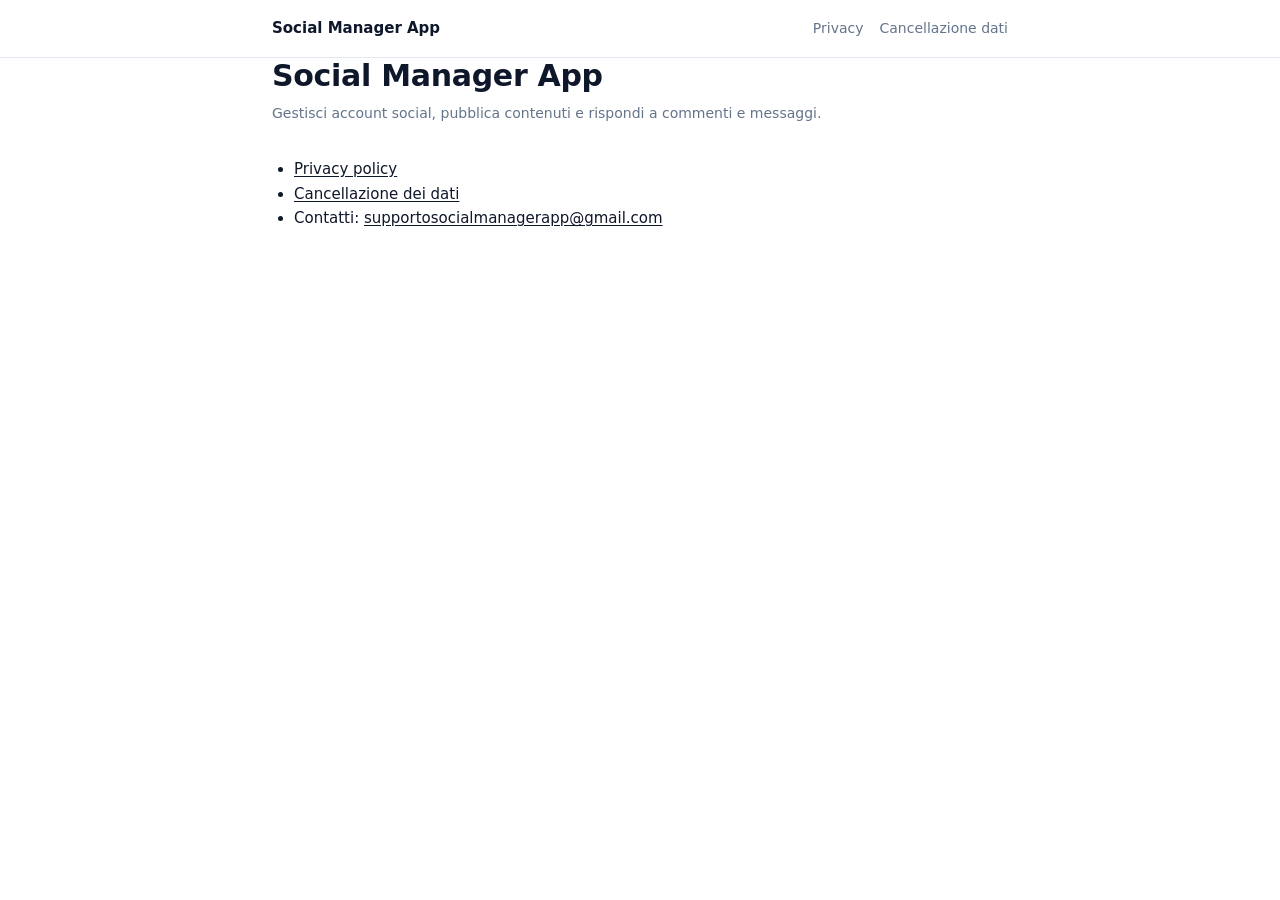
<file: index.html>
<!doctype html>
<html lang="it">
<head>
  <meta charset="utf-8">
  <meta name="viewport" content="width=device-width, initial-scale=1">
  <title>Social Manager App</title>
  <meta name="description" content="Gestisci account social, pubblica contenuti e rispondi a commenti e messaggi.">
  <link rel="stylesheet" href="style.css">
</head>
<body>
  <header>
    <div class="wrap">
      <a class="brand" href="./">Social Manager App</a>
      <nav><a href="privacy/">Privacy</a><a href="data-deletion/">Cancellazione dati</a></nav>
    </div>
  </header>
  <main class="wrap">
    <h1>Social Manager App</h1>
    <p class="updated">Gestisci account social, pubblica contenuti e rispondi a commenti e messaggi.</p>
    <ul>
      <li><a href="privacy/">Privacy policy</a></li>
      <li><a href="data-deletion/">Cancellazione dei dati</a></li>
      <li>Contatti: <a href="mailto:supportosocialmanagerapp@gmail.com">supportosocialmanagerapp@gmail.com</a></li>
    </ul>
  </main>
</body>
</html>
</file>
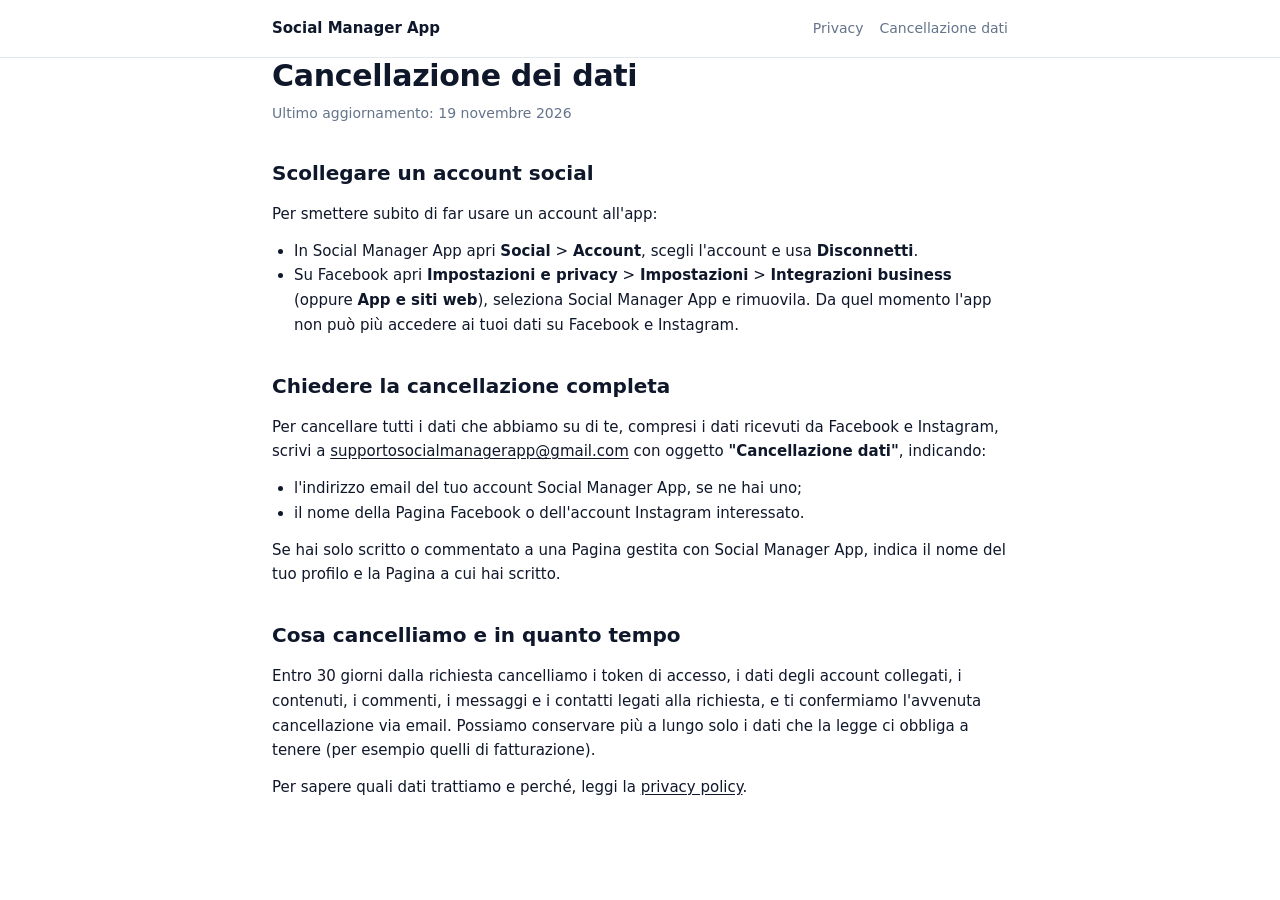
<file: data-deletion/index.html>
<!doctype html>
<html lang="it">
<head>
  <meta charset="utf-8">
  <meta name="viewport" content="width=device-width, initial-scale=1">
  <title>Cancellazione dei dati | Social Manager App</title>
  <meta name="description" content="Come chiedere la cancellazione dei dati raccolti da Social Manager App.">
  <link rel="stylesheet" href="../style.css">
</head>
<body>
  <header>
    <div class="wrap">
      <a class="brand" href="../">Social Manager App</a>
      <nav><a href="../privacy/">Privacy</a><a href="../data-deletion/">Cancellazione dati</a></nav>
    </div>
  </header>
  <main class="wrap">
    <h1>Cancellazione dei dati</h1>
    <p class="updated">Ultimo aggiornamento: 19 novembre 2026</p>

    <h2>Scollegare un account social</h2>
    <p>Per smettere subito di far usare un account all'app:</p>
    <ul>
      <li>In Social Manager App apri <strong>Social</strong> &gt; <strong>Account</strong>, scegli l'account e usa <strong>Disconnetti</strong>.</li>
      <li>Su Facebook apri <strong>Impostazioni e privacy</strong> &gt; <strong>Impostazioni</strong> &gt; <strong>Integrazioni business</strong> (oppure <strong>App e siti web</strong>), seleziona Social Manager App e rimuovila. Da quel momento l'app non può più accedere ai tuoi dati su Facebook e Instagram.</li>
    </ul>

    <h2>Chiedere la cancellazione completa</h2>
    <p>Per cancellare tutti i dati che abbiamo su di te, compresi i dati ricevuti da Facebook e Instagram, scrivi a <a href="mailto:supportosocialmanagerapp@gmail.com">supportosocialmanagerapp@gmail.com</a> con oggetto <strong>"Cancellazione dati"</strong>, indicando:</p>
    <ul>
      <li>l'indirizzo email del tuo account Social Manager App, se ne hai uno;</li>
      <li>il nome della Pagina Facebook o dell'account Instagram interessato.</li>
    </ul>
    <p>Se hai solo scritto o commentato a una Pagina gestita con Social Manager App, indica il nome del tuo profilo e la Pagina a cui hai scritto.</p>

    <h2>Cosa cancelliamo e in quanto tempo</h2>
    <p>Entro 30 giorni dalla richiesta cancelliamo i token di accesso, i dati degli account collegati, i contenuti, i commenti, i messaggi e i contatti legati alla richiesta, e ti confermiamo l'avvenuta cancellazione via email. Possiamo conservare più a lungo solo i dati che la legge ci obbliga a tenere (per esempio quelli di fatturazione).</p>
    <p>Per sapere quali dati trattiamo e perché, leggi la <a href="../privacy/">privacy policy</a>.</p>
  </main>
</body>
</html>
</file>
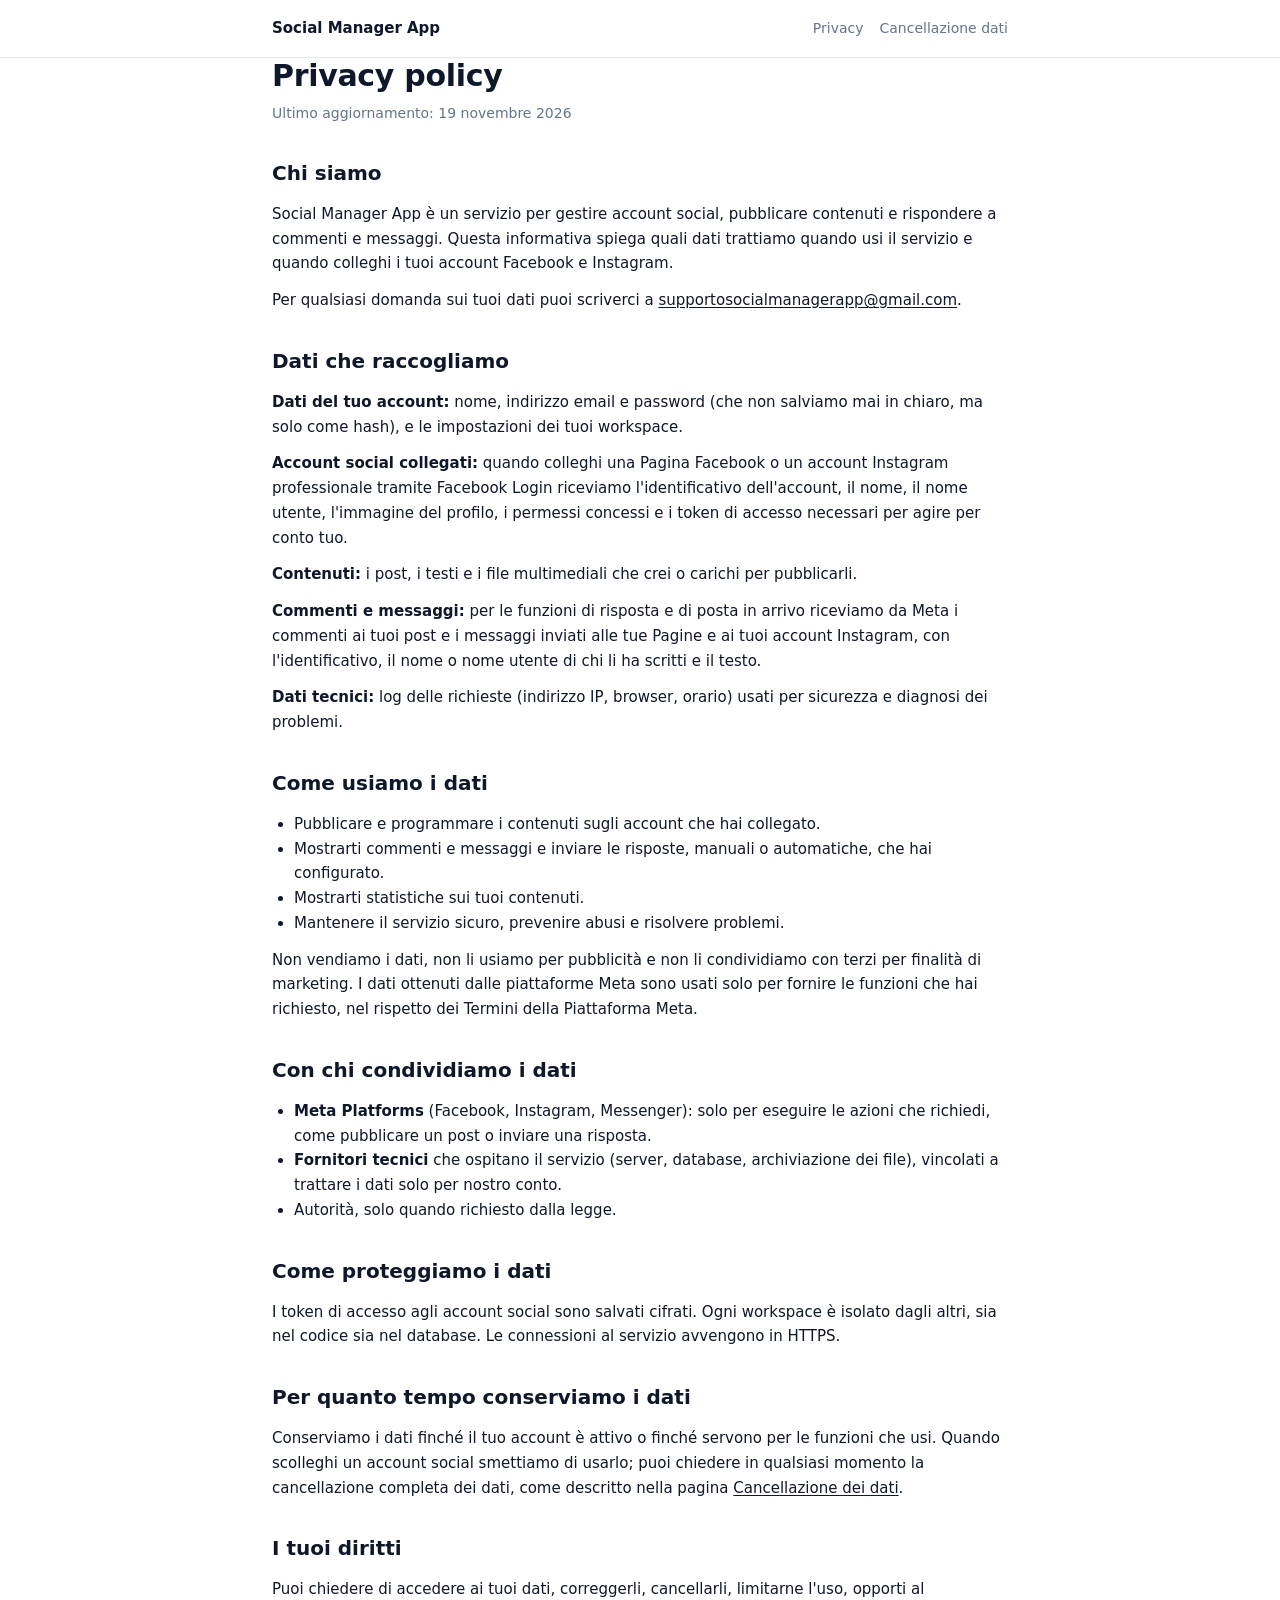
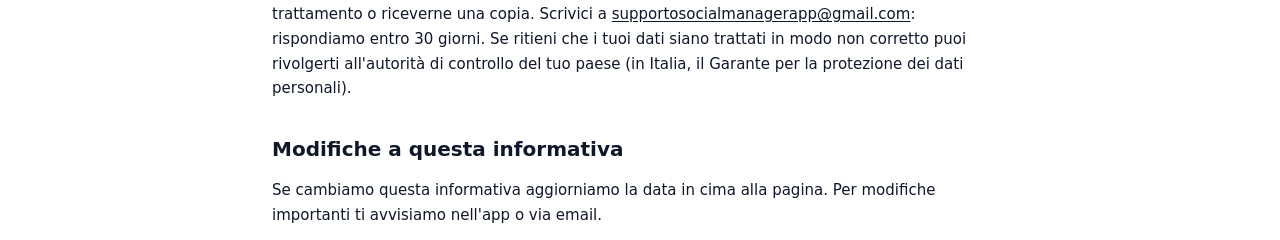
<file: privacy/index.html>
<!doctype html>
<html lang="it">
<head>
  <meta charset="utf-8">
  <meta name="viewport" content="width=device-width, initial-scale=1">
  <title>Privacy policy | Social Manager App</title>
  <meta name="description" content="Come Social Manager App raccoglie, usa e protegge i dati.">
  <link rel="stylesheet" href="../style.css">
</head>
<body>
  <header>
    <div class="wrap">
      <a class="brand" href="../">Social Manager App</a>
      <nav><a href="../privacy/">Privacy</a><a href="../data-deletion/">Cancellazione dati</a></nav>
    </div>
  </header>
  <main class="wrap">
    <h1>Privacy policy</h1>
    <p class="updated">Ultimo aggiornamento: 19 novembre 2026</p>

    <h2>Chi siamo</h2>
    <p>Social Manager App è un servizio per gestire account social, pubblicare contenuti e rispondere a commenti e messaggi. Questa informativa spiega quali dati trattiamo quando usi il servizio e quando colleghi i tuoi account Facebook e Instagram.</p>
    <p>Per qualsiasi domanda sui tuoi dati puoi scriverci a <a href="mailto:supportosocialmanagerapp@gmail.com">supportosocialmanagerapp@gmail.com</a>.</p>

    <h2>Dati che raccogliamo</h2>
    <p><strong>Dati del tuo account:</strong> nome, indirizzo email e password (che non salviamo mai in chiaro, ma solo come hash), e le impostazioni dei tuoi workspace.</p>
    <p><strong>Account social collegati:</strong> quando colleghi una Pagina Facebook o un account Instagram professionale tramite Facebook Login riceviamo l'identificativo dell'account, il nome, il nome utente, l'immagine del profilo, i permessi concessi e i token di accesso necessari per agire per conto tuo.</p>
    <p><strong>Contenuti:</strong> i post, i testi e i file multimediali che crei o carichi per pubblicarli.</p>
    <p><strong>Commenti e messaggi:</strong> per le funzioni di risposta e di posta in arrivo riceviamo da Meta i commenti ai tuoi post e i messaggi inviati alle tue Pagine e ai tuoi account Instagram, con l'identificativo, il nome o nome utente di chi li ha scritti e il testo.</p>
    <p><strong>Dati tecnici:</strong> log delle richieste (indirizzo IP, browser, orario) usati per sicurezza e diagnosi dei problemi.</p>

    <h2>Come usiamo i dati</h2>
    <ul>
      <li>Pubblicare e programmare i contenuti sugli account che hai collegato.</li>
      <li>Mostrarti commenti e messaggi e inviare le risposte, manuali o automatiche, che hai configurato.</li>
      <li>Mostrarti statistiche sui tuoi contenuti.</li>
      <li>Mantenere il servizio sicuro, prevenire abusi e risolvere problemi.</li>
    </ul>
    <p>Non vendiamo i dati, non li usiamo per pubblicità e non li condividiamo con terzi per finalità di marketing. I dati ottenuti dalle piattaforme Meta sono usati solo per fornire le funzioni che hai richiesto, nel rispetto dei Termini della Piattaforma Meta.</p>

    <h2>Con chi condividiamo i dati</h2>
    <ul>
      <li><strong>Meta Platforms</strong> (Facebook, Instagram, Messenger): solo per eseguire le azioni che richiedi, come pubblicare un post o inviare una risposta.</li>
      <li><strong>Fornitori tecnici</strong> che ospitano il servizio (server, database, archiviazione dei file), vincolati a trattare i dati solo per nostro conto.</li>
      <li>Autorità, solo quando richiesto dalla legge.</li>
    </ul>

    <h2>Come proteggiamo i dati</h2>
    <p>I token di accesso agli account social sono salvati cifrati. Ogni workspace è isolato dagli altri, sia nel codice sia nel database. Le connessioni al servizio avvengono in HTTPS.</p>

    <h2>Per quanto tempo conserviamo i dati</h2>
    <p>Conserviamo i dati finché il tuo account è attivo o finché servono per le funzioni che usi. Quando scolleghi un account social smettiamo di usarlo; puoi chiedere in qualsiasi momento la cancellazione completa dei dati, come descritto nella pagina <a href="../data-deletion/">Cancellazione dei dati</a>.</p>

    <h2>I tuoi diritti</h2>
    <p>Puoi chiedere di accedere ai tuoi dati, correggerli, cancellarli, limitarne l'uso, opporti al trattamento o riceverne una copia. Scrivici a <a href="mailto:supportosocialmanagerapp@gmail.com">supportosocialmanagerapp@gmail.com</a>: rispondiamo entro 30 giorni. Se ritieni che i tuoi dati siano trattati in modo non corretto puoi rivolgerti all'autorità di controllo del tuo paese (in Italia, il Garante per la protezione dei dati personali).</p>

    <h2>Modifiche a questa informativa</h2>
    <p>Se cambiamo questa informativa aggiorniamo la data in cima alla pagina. Per modifiche importanti ti avvisiamo nell'app o via email.</p>
  </main>
</body>
</html>
</file>
<file: style.css>
:root {
  --bg: #ffffff;
  --fg: #0f172a;
  --muted: #64748b;
  --border: #e2e8f0;
}
@media (prefers-color-scheme: dark) {
  :root { --bg: #0b1120; --fg: #e2e8f0; --muted: #94a3b8; --border: #1e293b; }
}
* { box-sizing: border-box; }
body {
  margin: 0;
  background: var(--bg);
  color: var(--fg);
  font: 15px/1.65 system-ui, -apple-system, "Segoe UI", Roboto, sans-serif;
}
header { border-bottom: 1px solid var(--border); }
.wrap { max-width: 48rem; margin: 0 auto; padding: 0 16px; }
header .wrap {
  display: flex; flex-wrap: wrap; align-items: center; justify-content: space-between;
  gap: 8px 24px; padding-top: 16px; padding-bottom: 16px;
}
.brand { font-weight: 600; color: var(--fg); text-decoration: none; }
nav { display: flex; gap: 16px; font-size: 14px; }
nav a { color: var(--muted); text-decoration: none; }
nav a:hover { color: var(--fg); }
main { padding-top: 40px; padding-bottom: 64px; }
h1 { font-size: 30px; line-height: 1.2; margin: 0; letter-spacing: -0.01em; }
.updated { color: var(--muted); font-size: 14px; margin: 8px 0 32px; }
h2 { font-size: 20px; margin: 32px 0 12px; }
p, ul { margin: 0 0 12px; }
ul { padding-left: 22px; }
a { color: inherit; text-underline-offset: 2px; }
</file>
